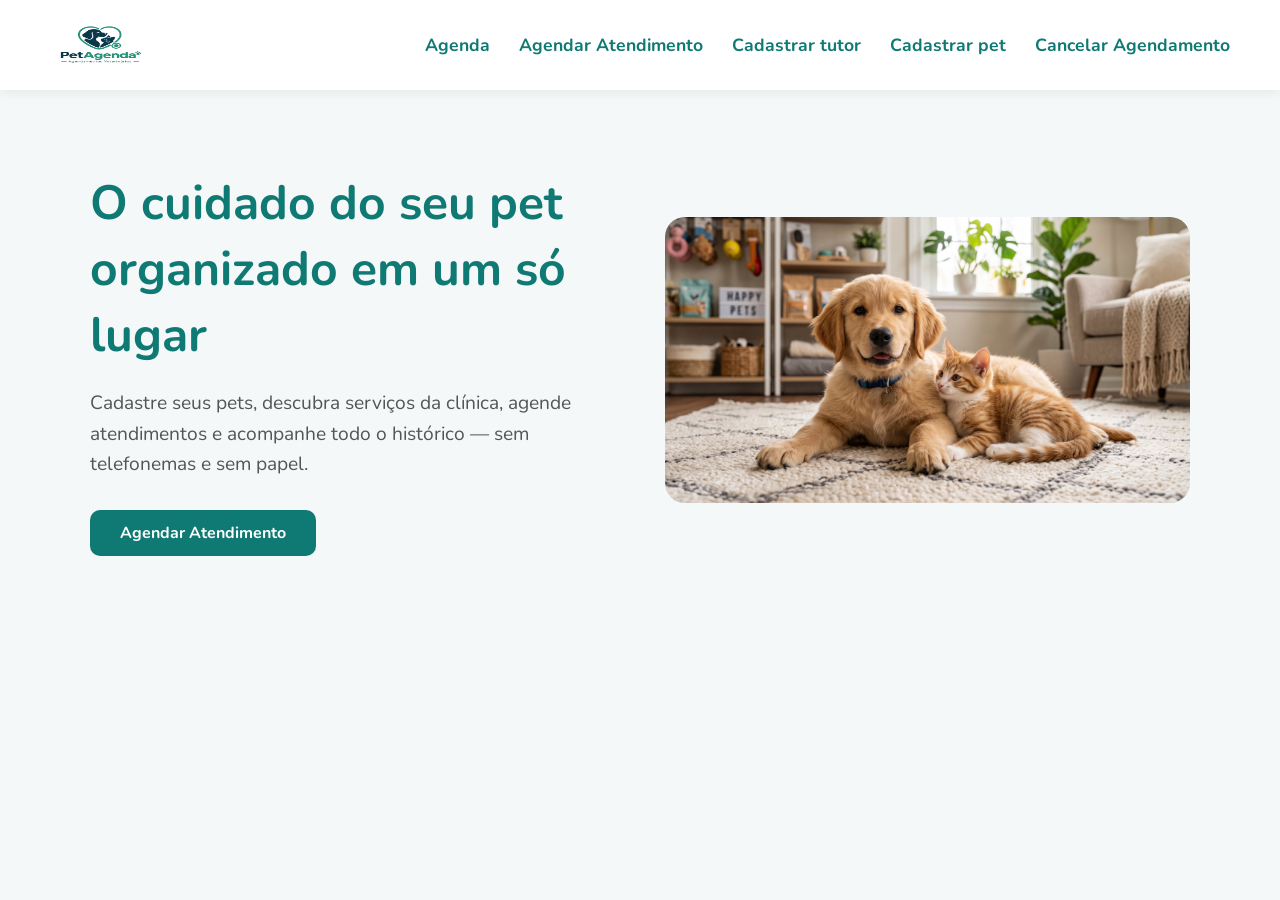
<file: pages/index.html>
<!DOCTYPE html>
<html lang="pt-BR">
<head>
    <meta charset="UTF-8">
    <meta name="viewport" content="width=device-width, initial-scale=1.0">
    <title>Início - PetAgenda</title>
    <link rel="stylesheet" href="../css/style.css">
</head>
<body>
    <header class="site-header">
        <img src="../img/logo.png" alt="PetAgenda" class="logo" width="100" height="150">
        <nav>
            <a href="lista-de-agendamento.html">Agenda</a>
            <a href="Agendar Atendimento.html">Agendar Atendimento</a>
            <a href="cadastro-tutor.html">Cadastrar tutor</a>
            <a href="Cadastro-pet.html">Cadastrar pet</a>
            <a href="cancelar-agendamento.html">Cancelar Agendamento</a>
        </nav>
    </header>

    <main class="hero-container">
        <div class="hero-texto">
            <h1 style="text-align: left;">O cuidado do seu pet organizado em um só lugar</h1>
            <p>Cadastre seus pets, descubra serviços da clínica, agende atendimentos e acompanhe todo o histórico — sem telefonemas e sem papel.</p>
            
            <div class="hero-botoes" style="display: flex; gap: 15px; margin-top: 30px;">
                <a href="Agendar Atendimento.html" class="btn-acao">Agendar Atendimento</a>
            </div>
        </div>

        <div class="hero-imagem">
            <img src="../img/pet-hero.png" alt="Pets Felizes" style="max-width: 100%; border-radius: 20px;">
        </div>
    </main>
</body>
</html>
</file>
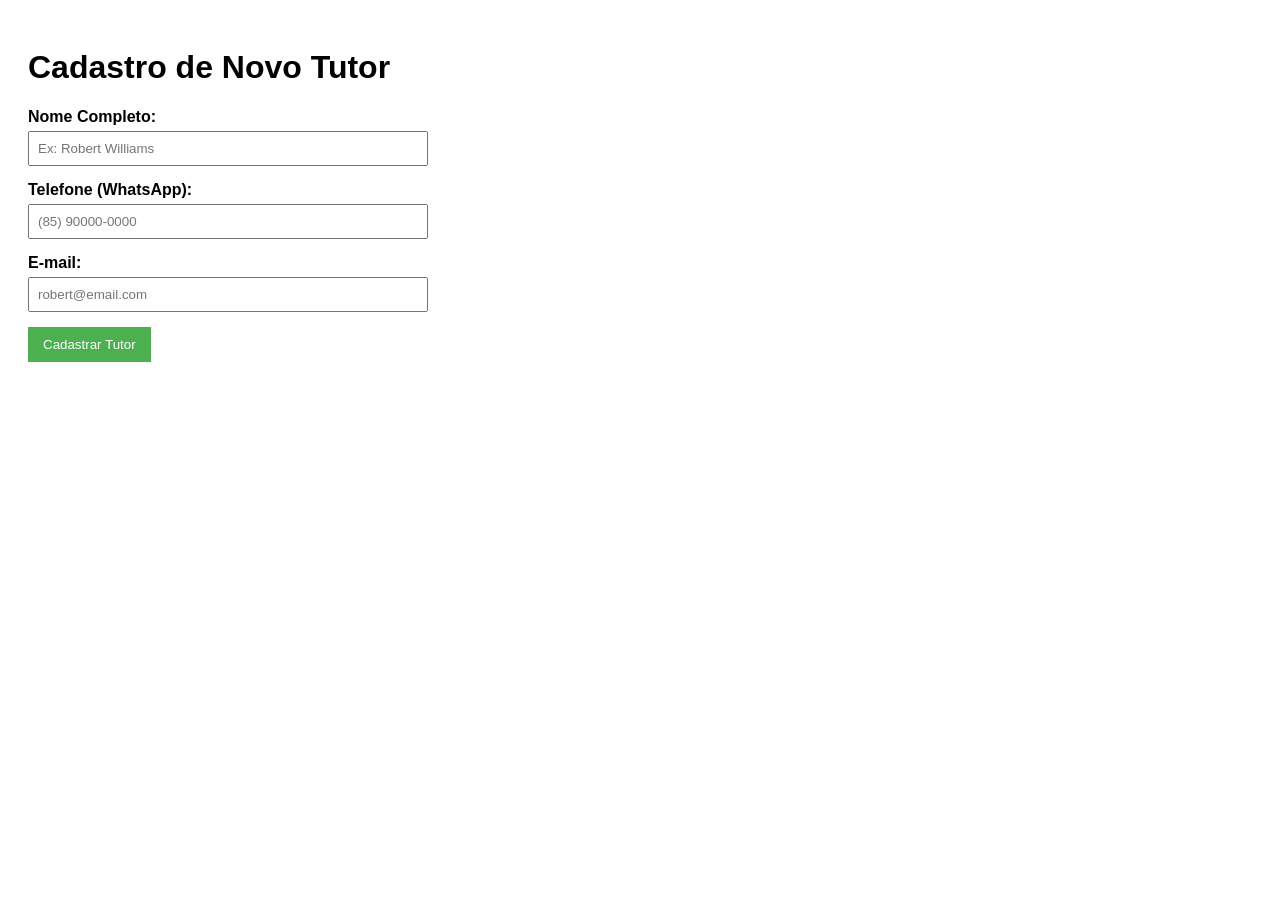
<file: cadastro-tutor.html>
<!DOCTYPE html>
<html lang="pt-BR">
<head>
    <meta charset="UTF-8">
    <meta name="viewport" content="width=device-width, initial-scale=1.0">
    <title>Cadastro de Tutor</title>


    <style>
        body {font-family: sans-serif; padding: 20px; }
        .form-group {margin-bottom:  15px; }
        label {display: block; margin-bottom: 5px; font-weight: bold; }
        input { width: 100%; max-width: 400px; padding: 8px; box-sizing: border-box; }
        button { padding: 10px 15px; background-color: #4CAF50; color: white; border: none; cursor: pointer; }
        button:hover { background-color: #45a049; }
    </style>
</head>
<body>

    <h1>Cadastro de Novo Tutor</h1>

    <form id="formCadastroTutor">
        <div class="form-group">
            <label for="nomeTutor">Nome Completo:</label>
            <input type="text" id="nomeTutor" name="nomeTutor" required placeholder="Ex: Robert Williams">
        </div>

        <div class="form-group">
            <label for="telefoneTutor">Telefone (WhatsApp):</label>
            <input type="tel" id="telefoneTutor" name="telefoneTutor" required placeholder="(85) 90000-0000">
        </div>

        <div class="form-group">
            <label for="emailTutor">E-mail:</label>
            <input type="email" id="emailTutor" name="emailTutor" placeholder="robert@email.com">
        </div>

        <button type="submit">Cadastrar Tutor</button>
    </form>

    <script src="./src/js/cadastro-tutor.js"></script>
    
</body>
</html>
</file>
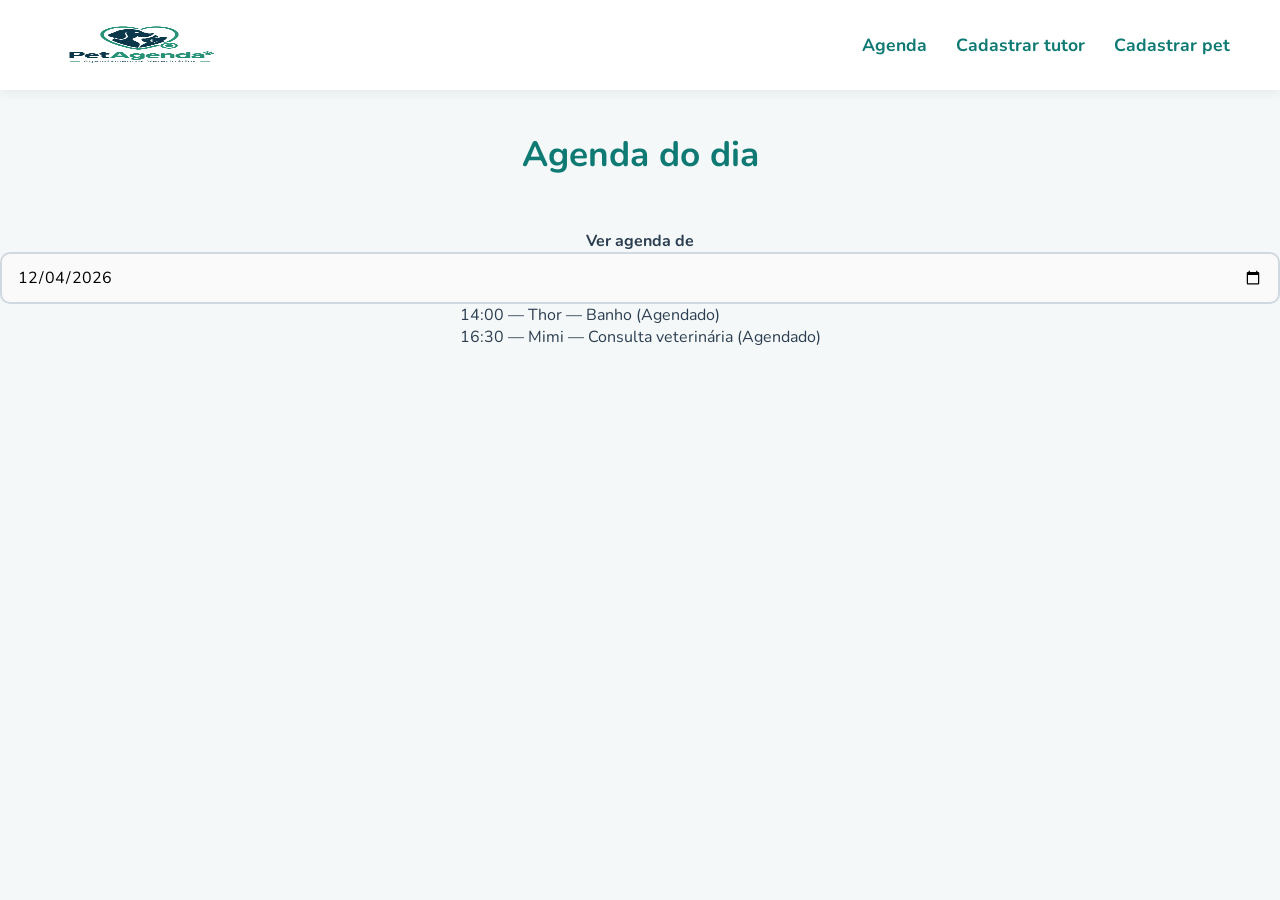
<file: lista-de-agendamento.html>
<!DOCTYPE html>
<html lang="pt-BR">
<head>
    <meta charset="UTF-8">
    <meta name="viewport" content="width=device-width, initial-scale=1.0">
    <title>AgendaVet — Agenda do dia</title>
    <link rel="stylesheet" href="css/style.css">
</head>
<body>

   <header class="site-header">
    <img src="img/logo.png" alt="PetAgenda" class="logo" width="180" height="180">
    <nav>
      <a href="lista de agendamento.html">Agenda</a>
      <a href="pages/cadastro-tutor.html">Cadastrar tutor</a>
      <a href="pages/cadastro-pet.html">Cadastrar pet</a>
    </nav>
  </header>

  <h1>Agenda do dia</h1> <br>

  <label for="filtro-data">Ver agenda de</label>
  <input type="date" id="filtro-data">

  <div id="lista-agenda"></div>

  <script src="src/js/storage.js"></script>
<script src="src/js/dashboard.js"></script>

</body>
</html>
</file>
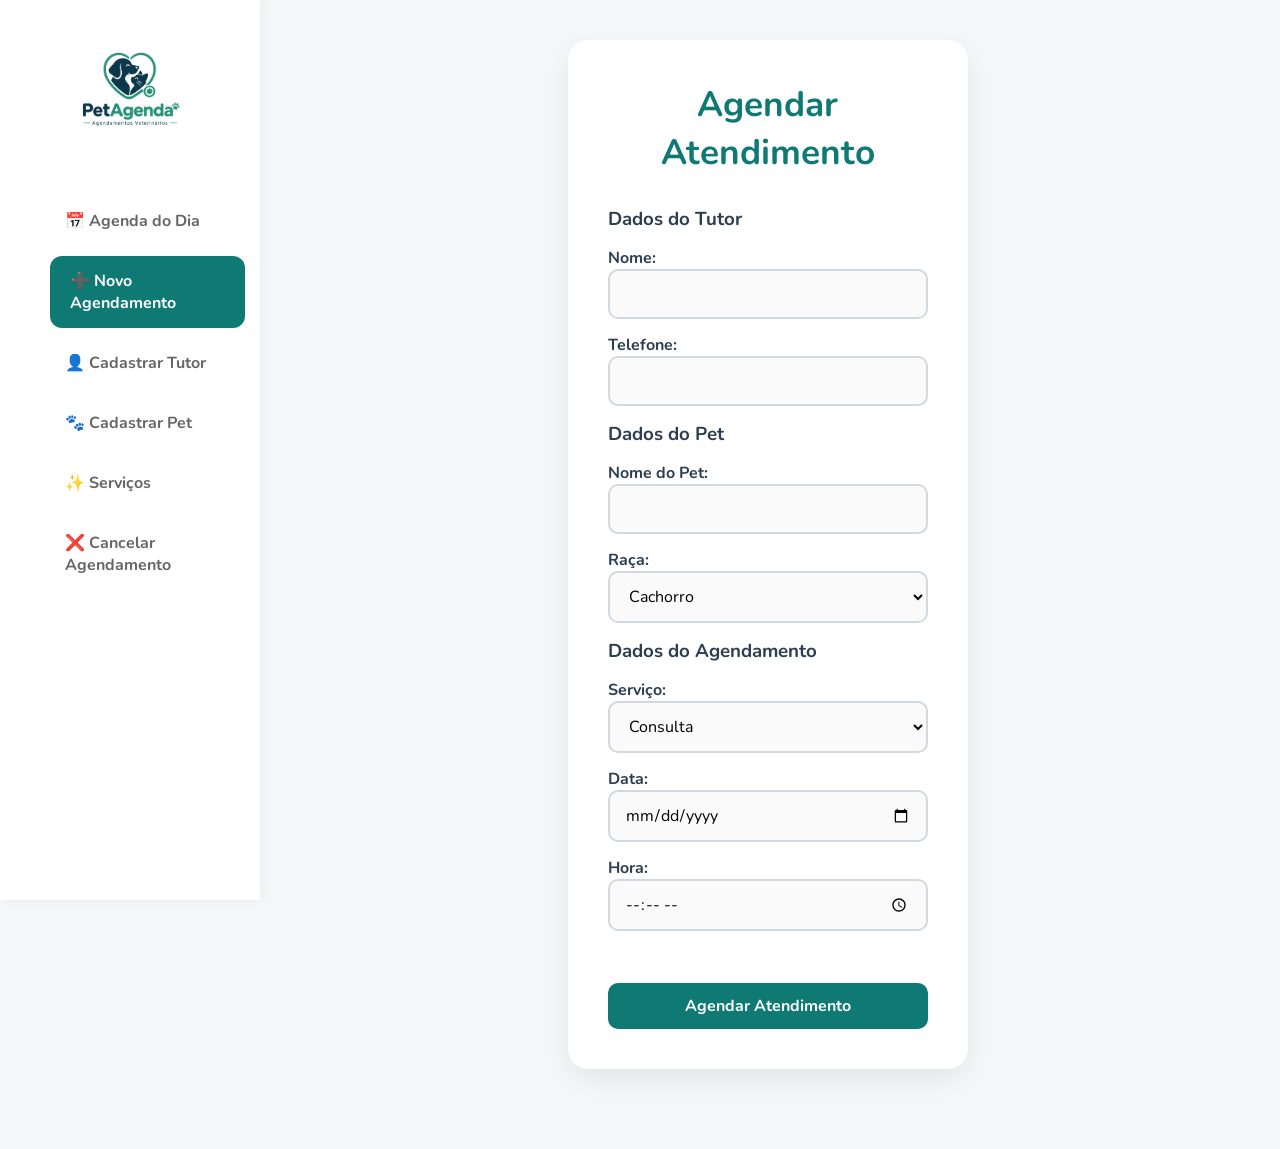
<file: pages/Agendar Atendimento.html>
<!DOCTYPE html>
<html lang="pt-BR">
<head>
    <meta charset="UTF-8">
    <meta name="viewport" content="width=device-width, initial-scale=1.0">
    <title>Agendar Atendimento - PetAgenda</title>
    <link rel="stylesheet" href="../css/style.css">
</head>
<body>
    <div class="dashboard-layout">

    <!-- 1. BARRA LATERAL FIXA -->
    <aside class="sidebar">
        <div class="logo-container">
            <img src="../img/logo.png" alt="PetAgenda" class="logo" width="120">
        </div>
        <nav class="menu-lateral">
            <a href="lista-de-agendamento.html" >📅 Agenda do Dia</a>
            <a href="Agendar Atendimento.html" class="ativo">➕ Novo Agendamento</a>
            <a href="cadastro-tutor.html">👤 Cadastrar Tutor</a>
            <a href="Cadastro-pet.html">🐾 Cadastrar Pet</a>
            <a href="servicos.html">✨ Serviços</a>
            <a href="cancelar-agendamento.html">❌ Cancelar Agendamento</a>
        </nav>
    </aside>

    <!-- 2. CONTEÚDO PRINCIPAL (A TUA AGENDA) -->
    <div class="conteudo-principal">
        
        <!-- A tua caixa branca da agenda entra AQUI -->
        <main class="container">
        <h1>Agendar Atendimento</h1>

        <form id="form-agendamento">
            <h3>Dados do Tutor</h3>
            <div>
                <label for="tutor-nome">Nome:</label>
                <input type="text" id="tutor-nome" required>
            </div>
            <div>
                <label for="tutor-telefone">Telefone:</label>
                <input type="tel" id="tutor-telefone">
            </div>

            <h3>Dados do Pet</h3>
            <div>
                <label for="pet-nome">Nome do Pet:</label>
                <input type="text" id="pet-nome" required>
            </div>
            <div>
                <label for="pet-raca">Raça:</label>
                <select id="pet-raca">
                    <option value="Cachorro">Cachorro</option>
                    <option value="Gato">Gato</option>
                    <option value="Outro">Outro</option>
                </select>
            </div>

            <h3>Dados do Agendamento</h3>
            <div>
                <label for="agendamento-servico">Serviço:</label>
                <select id="agendamento-servico" required>
                    <option value="Consulta">Consulta</option>
                    <option value="Banho">Banho</option>
                    <option value="Tosa">Tosa</option>
                    <option value="Vacinação">Vacinação</option>
                </select>
            </div>
            <div>
                <label for="agendamento-data">Data:</label>
                <input type="date" id="agendamento-data" required>
            </div>
            <div>
                <label for="agendamento-hora">Hora:</label>
                <input type="time" id="agendamento-hora" required>
            </div>

            <br>
            <button type="submit">Agendar Atendimento</button>
        </form>
    </main>

    <script src="../src/js/Agendar Atendimento.js"></script>
</body>
</html>
</file>
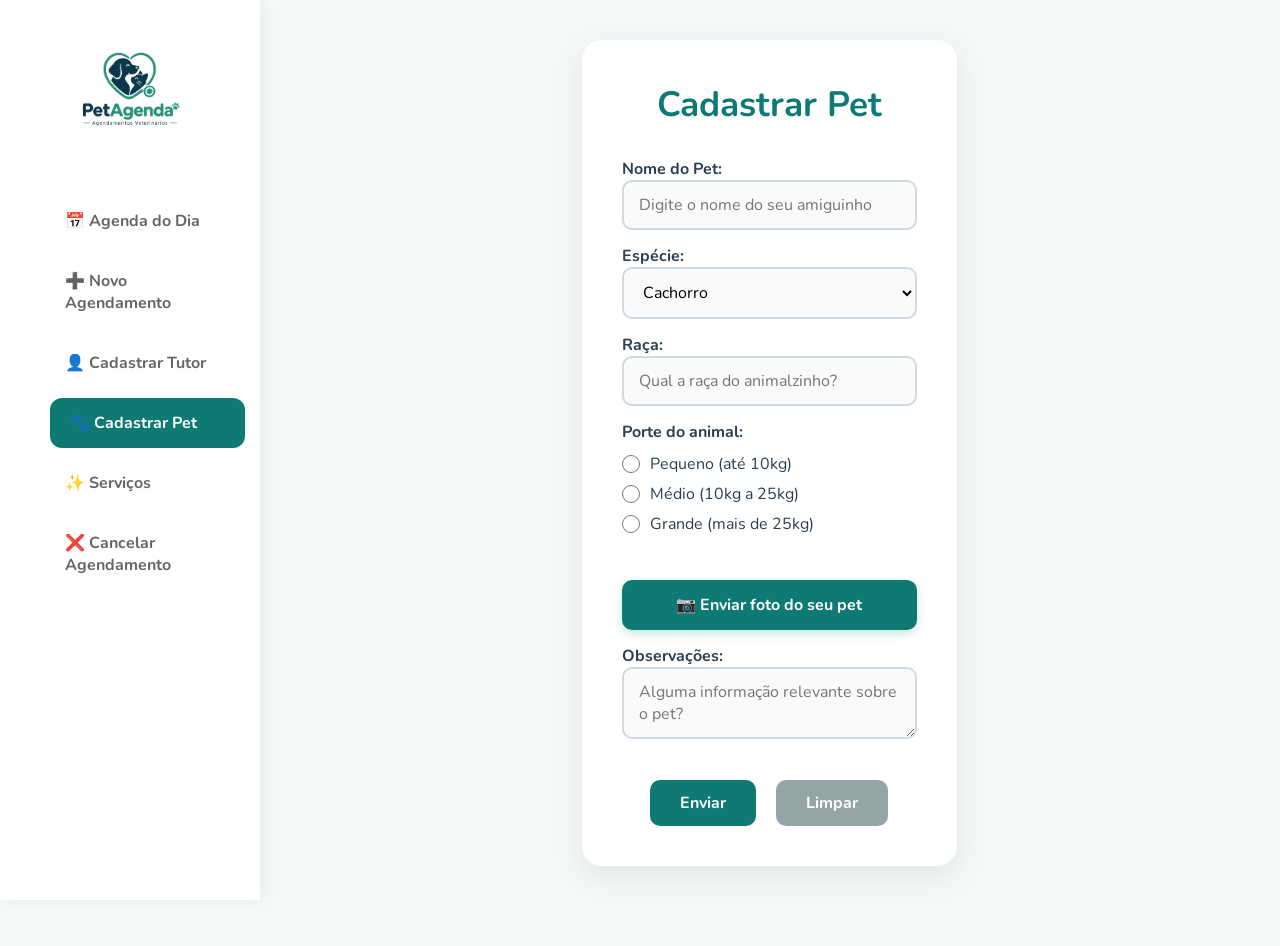
<file: pages/cadastro-pet.html>
<!DOCTYPE html>
<html lang="pt-BR">
<head>
    <meta charset="UTF-8">
    <meta name="viewport" content="width=device-width, initial-scale=1.0">
    <title>Cadastrar Pet - PetAgenda</title>
    <link rel="stylesheet" href="../css/style.css">
</head>
<body>

    <div class="dashboard-layout">

    <!-- 1. BARRA LATERAL FIXA -->
    <aside class="sidebar">
        <div class="logo-container">
            <img src="../img/logo.png" alt="PetAgenda" class="logo" width="120">
        </div>
        <nav class="menu-lateral">
            <a href="lista-de-agendamento.html">📅 Agenda do Dia</a>
            <a href="Agendar Atendimento.html">➕ Novo Agendamento</a>
            <a href="cadastro-tutor.html">👤 Cadastrar Tutor</a>
            <a href="Cadastro-pet.html" class="ativo">🐾 Cadastrar Pet</a>
            <a href="servicos.html" >✨ Serviços</a>
            <a href="cancelar-agendamento.html">❌ Cancelar Agendamento</a>
        </nav>
    </aside>

    <!-- 2. CONTEÚDO PRINCIPAL (A TUA AGENDA) -->
    <div class="conteudo-principal">
        
        <!-- A tua caixa branca da agenda entra AQUI -->
        <main class="container">
        <h1>Cadastrar Pet</h1>

        <form id="form-cadastrar-pet">
            <div>
                <label for="nome-pet">Nome do Pet:</label>
                <input type="text" id="nome-pet" placeholder="Digite o nome do seu amiguinho" required>
            </div>

            <div>
                <label for="tipo-animal">Espécie:</label>
                <select id="tipo-animal">
                    <option value="cachorro">Cachorro</option>
                    <option value="gato">Gato</option>
                    <option value="outro">Outro</option>
                </select>
            </div>

            <div>
                <label for="raca-pet">Raça:</label>
                <input type="text" id="raca-pet" placeholder="Qual a raça do animalzinho?">
            </div>

            <div class="grupo-porte">
                <label>Porte do animal:</label>
                <div class="opcoes-radio">
                    <label><input type="radio" name="porte" value="pequeno"> Pequeno (até 10kg)</label>
                    <label><input type="radio" name="porte" value="medio"> Médio (10kg a 25kg)</label>
                    <label><input type="radio" name="porte" value="grande"> Grande (mais de 25kg)</label>
                </div>
            </div>

            <div>
                <label for="foto-pet" class="label-foto">📷 Enviar foto do seu pet</label>
                <input type="file" id="foto-pet" accept="image/*">
            </div>

            <div>
                <label for="observacoes">Observações:</label>
                <textarea id="observacoes" placeholder="Alguma informação relevante sobre o pet?"></textarea>
            </div>

            <div class="botoes">
                <button type="submit">Enviar</button>
                <button type="reset">Limpar</button>
            </div>
        </form>
    </main>

    <script src="../src/js/cadastro-pet.js"></script>
</body>
</html>
</file>
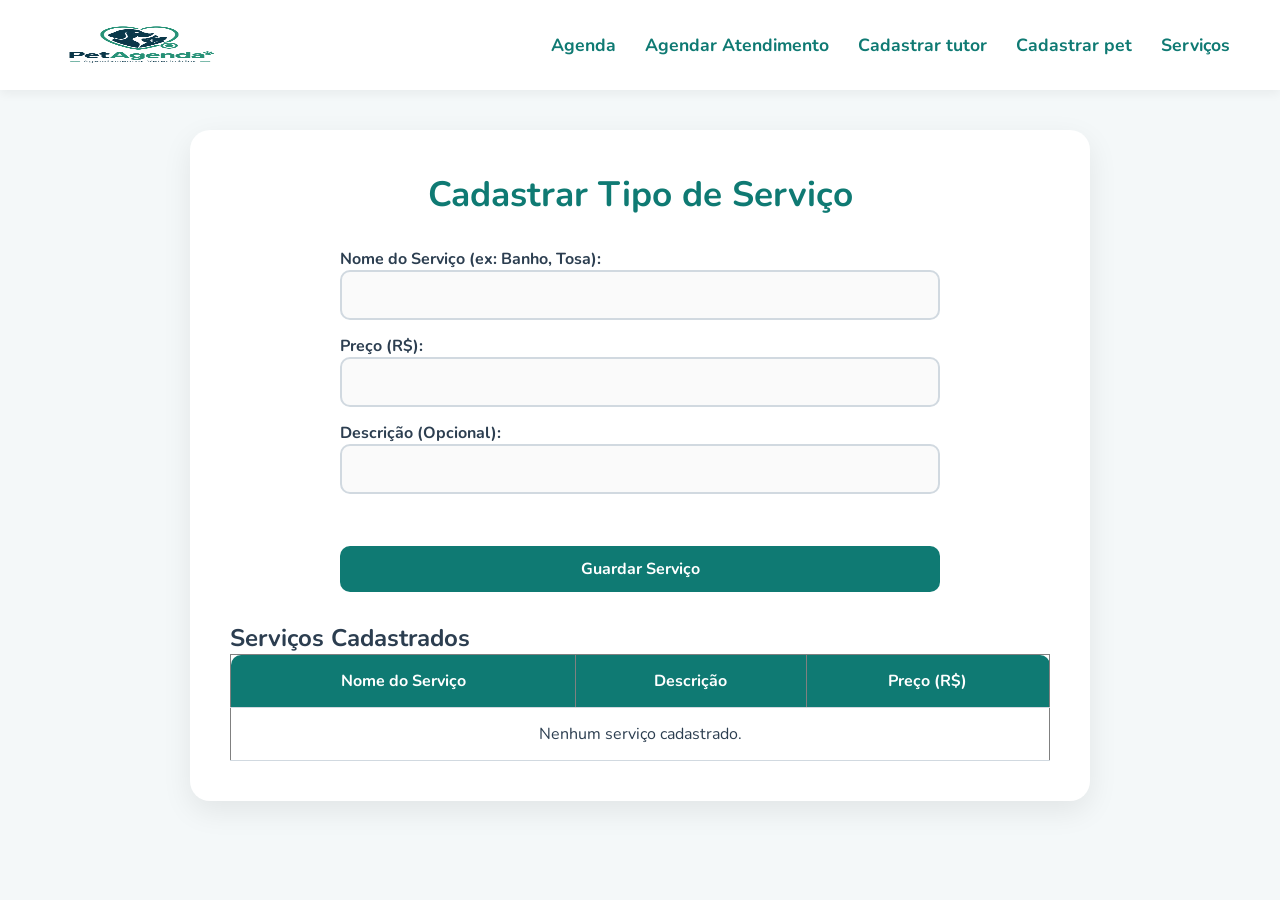
<file: pages/cadastro-servico.html>
<!DOCTYPE html>
<html lang="pt-BR">
<head>
    <meta charset="UTF-8">
    <meta name="viewport" content="width=device-width, initial-scale=1.0">
    <title>Cadastrar Serviço - PetAgenda</title>
    <link rel="stylesheet" href="../css/style.css">
</head>
<body>
    <header class="site-header">
        <img src="../img/logo.png" alt="PetAgenda" class="logo" width="180" height="180">
        <nav>
            <a href="lista-de-agendamento.html">Agenda</a>
            <a href="Agendar Atendimento.html">Agendar Atendimento</a>
            <a href="cadastro-tutor.html">Cadastrar tutor</a>
            <a href="cadastro-pet.html">Cadastrar pet</a>
            <a href="cadastro-servico.html">Serviços</a>
        </nav>
    </header>

    <main class="container">
        <h1>Cadastrar Tipo de Serviço</h1>

        <!-- Formulário de Cadastro -->
        <form id="form-servico" style="margin-bottom: 30px;">
            <div>
                <label for="servico-nome">Nome do Serviço (ex: Banho, Tosa):</label>
                <input type="text" id="servico-nome" required>
            </div>
            <div>
                <label for="servico-preco">Preço (R$):</label>
                <input type="number" id="servico-preco" step="0.01" min="0" required>
            </div>
            <div>
                <label for="servico-descricao">Descrição (Opcional):</label>
                <input type="text" id="servico-descricao">
            </div>
            <br>
            <button type="submit">Guardar Serviço</button>
        </form>

        <h2>Serviços Cadastrados</h2>
        
        <!-- Tabela de Serviços -->
        <table border="1" style="width: 100%; border-collapse: collapse;">
            <thead>
                <tr>
                    <th>Nome do Serviço</th>
                    <th>Descrição</th>
                    <th>Preço (R$)</th>
                </tr>
            </thead>
            <tbody id="tabela-servicos">
                <!-- Os serviços aparecerão aqui -->
            </tbody>
        </table>
    </main>

    <script src="../src/js/cadastro-servico.js"></script>
</body>
</html>
</file>
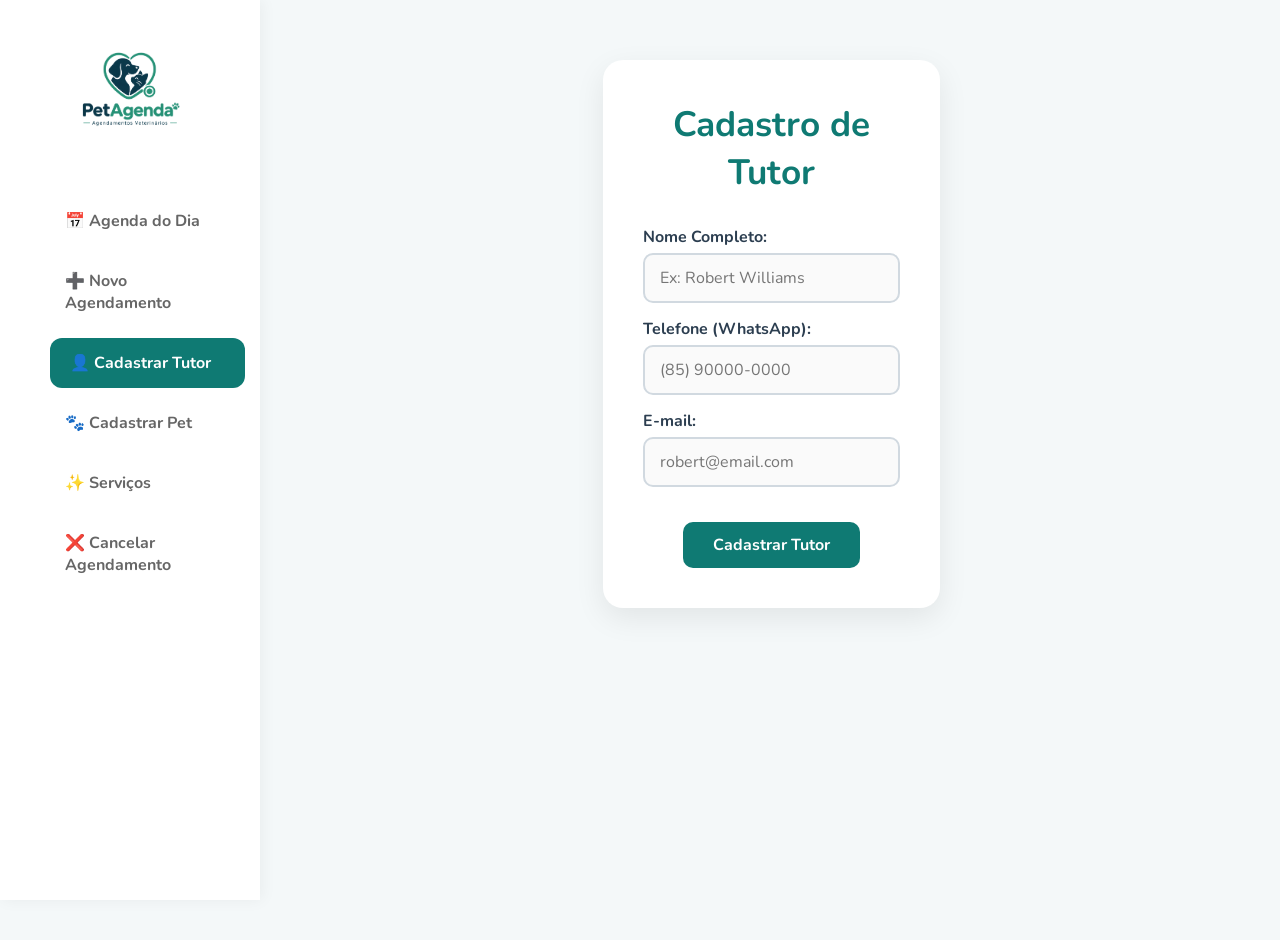
<file: pages/cadastro-tutor.html>
<!DOCTYPE html>
<html lang="pt-BR">
<head>
    <meta charset="UTF-8">
    <meta name="viewport" content="width=device-width, initial-scale=1.0">
    <title>Cadastro de Tutor</title>


    <style>
        body {font-family: sans-serif; padding: 20px; }
        .form-group {margin-bottom:  15px; }
        label {display: block; margin-bottom: 5px; font-weight: bold; }
        input { width: 100%; max-width: 400px; padding: 8px; box-sizing: border-box; }
        button { padding: 10px 15px; background-color: #4CAF50; color: white; border: none; cursor: pointer; }
        button:hover { background-color: #45a049; }
    </style>
    <link rel="stylesheet" href="../css/style.css">
</head>
<body>

      <div class="dashboard-layout">

    <!-- 1. BARRA LATERAL FIXA -->
    <aside class="sidebar">
        <div class="logo-container">
            <img src="../img/logo.png" alt="PetAgenda" class="logo" width="120">
        </div>
        <nav class="menu-lateral">
            <a href="lista-de-agendamento.html" >📅 Agenda do Dia</a>
            <a href="Agendar Atendimento.html">➕ Novo Agendamento</a>
            <a href="cadastro-tutor.html" class="ativo">👤 Cadastrar Tutor</a>
            <a href="Cadastro-pet.html">🐾 Cadastrar Pet</a>
            <a href="servicos.html">✨ Serviços</a>
            <a href="cancelar-agendamento.html">❌ Cancelar Agendamento</a>
        </nav>
    </aside>

    <!-- 2. CONTEÚDO PRINCIPAL (A TUA AGENDA) -->
    <div class="conteudo-principal">
        
        <!-- A tua caixa branca da agenda entra AQUI -->
        <main class="container">
    <h1>Cadastro de Tutor</h1>

    <form id="form-cadastrar-tutor">
        <div>
            <label for="nome-tutor">Nome Completo:</label>
            <input type="text" id="nome-tutor" placeholder="Ex: Robert Williams" required>
        </div>

        <div>
            <label for="telefone-tutor">Telefone (WhatsApp):</label>
            <input type="tel" id="telefone-tutor" placeholder="(85) 90000-0000" required>
        </div>

        <div>
            <label for="email-tutor">E-mail:</label>
            <input type="email" id="email-tutor" placeholder="robert@email.com" required>
        </div>

        <div class="botoes">
            <button type="submit">Cadastrar Tutor</button>
        </div>
    </form>
</main>

<script src="../src/js/cadastro-tutor.js"></script>
    
</body>
</html>
</file>
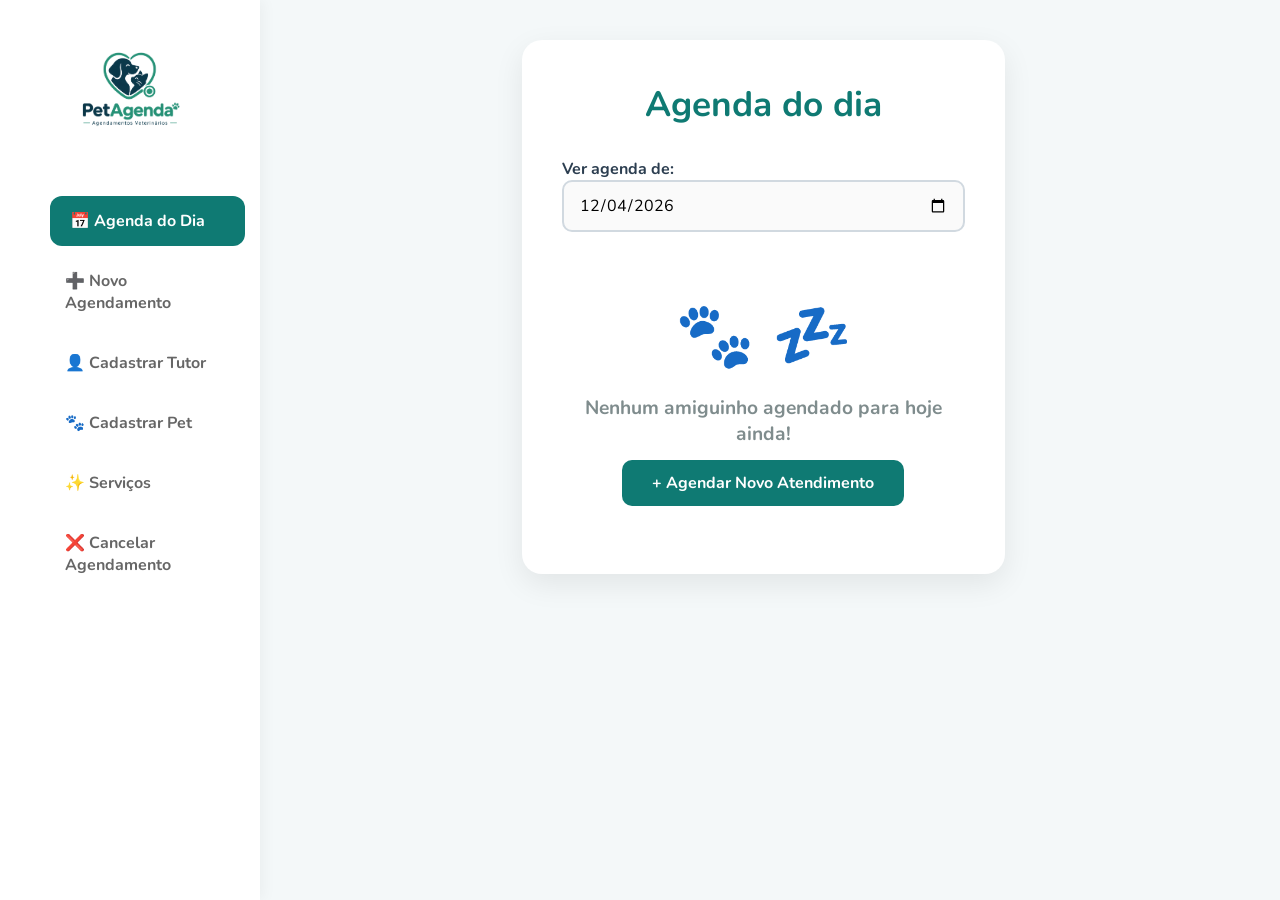
<file: pages/lista-de-agendamento.html>
<!DOCTYPE html>
<html lang="pt-BR">
<head>
    <meta charset="UTF-8">
    <meta name="viewport" content="width=device-width, initial-scale=1.0">
    <title>AgendaVet — Agenda do dia</title>
    <link rel="stylesheet" href="../css/style.css">
</head>
<body>

   <div class="dashboard-layout">

        <!-- 1. BARRA LATERAL -->
        <aside class="sidebar">
            <div class="logo-container">
                <img src="../img/logo.png" alt="PetAgenda" class="logo" width="120">
            </div>
            <nav class="menu-lateral">
                <!-- Retirámos o "Início" daqui para fazer sentido -->
                <a href="lista-de-agendamento.html" class="ativo">📅 Agenda do Dia</a>
                <a href="Agendar Atendimento.html">➕ Novo Agendamento</a>
                <a href="cadastro-tutor.html">👤 Cadastrar Tutor</a>
                <a href="Cadastro-pet.html">🐾 Cadastrar Pet</a>
                <a href="servicos.html">✨ Serviços</a>
                <a href="cancelar-agendamento.html">❌ Cancelar Agendamento</a>
            </nav>
        </aside>

        <!-- 2. ÁREA DE CONTEÚDO PRINCIPAL -->
        <div class="conteudo-principal">
            
            <!-- COLA AQUI O CONTEÚDO DA PÁGINA (ex: a tua main class="container" da Agenda) -->
            <main class="container">
                <h1>Agenda do dia</h1>
    
    <div class="filtro-container" style="margin-bottom: 20px;">
        <label for="filtro-data">Ver agenda de:</label>
        <input type="date" id="filtro-data">
    </div>

    <table>
        <thead>
            <tr>
                <th>Tutor</th>
                <th>Pet</th>
                <th>Serviço</th>
                <th>Data</th>
                <th>Hora</th>
                <th>Status</th>
            </tr>
        </thead>
        <tbody id="corpo-tabela-agenda">
        </tbody>
    </table>

    <div class="estado-vazio" style="display: none;">
        <span>🐾 💤</span>
        <p>Nenhum amiguinho agendado para hoje ainda!</p>
        <a href="Agendar Atendimento.html" class="btn-acao">+ Agendar Novo Atendimento</a>
    </div>
</main>

    <script src="../src/js/lista-de-agendamento.js"></script>

  

</body>
</html>
</file>
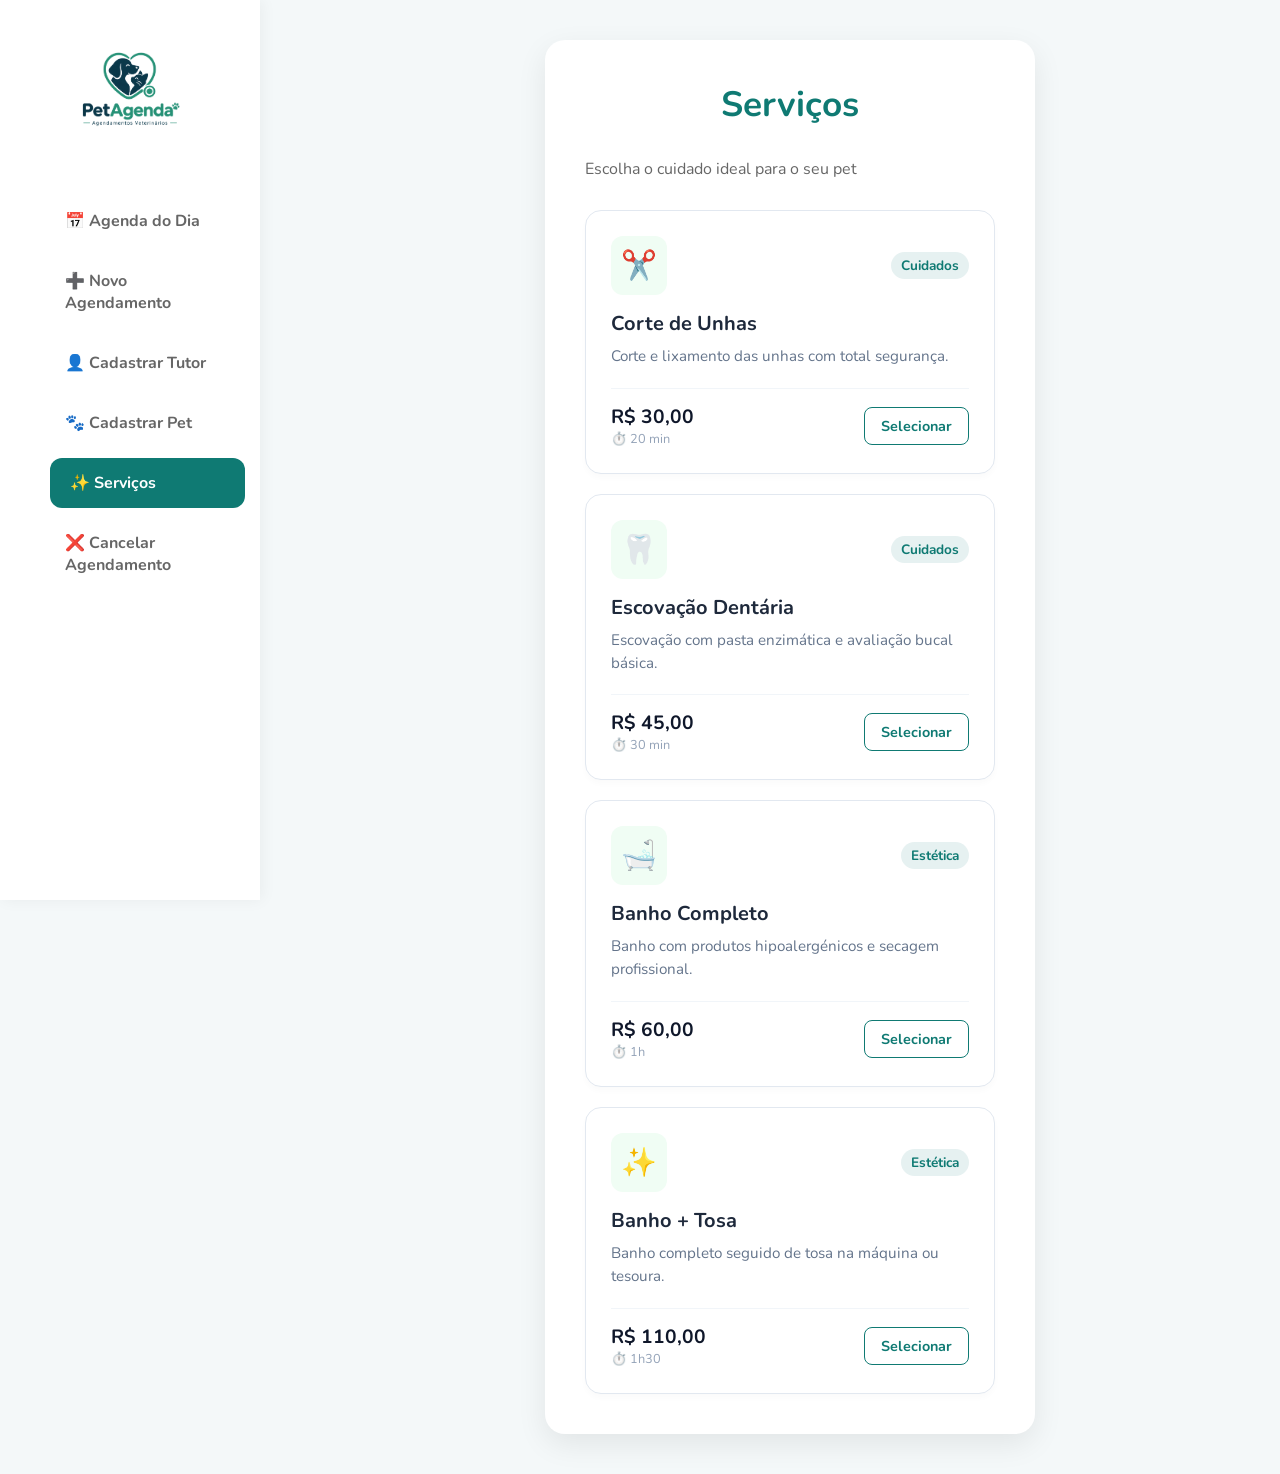
<file: pages/servicos.html>
<!DOCTYPE html>
<html lang="pt-BR">
<head>
    <meta charset="UTF-8">
    <meta name="viewport" content="width=device-width, initial-scale=1.0">
    <title>Serviços - PetAgenda</title>
    <link rel="stylesheet" href="../css/style.css">
</head>
<body>

<div class="dashboard-layout">

    <!-- 1. BARRA LATERAL FIXA -->
    <aside class="sidebar">
        <div class="logo-container">
            <img src="../img/logo.png" alt="PetAgenda" class="logo" width="120">
        </div>
        <nav class="menu-lateral">
            <a href="lista-de-agendamento.html">📅 Agenda do Dia</a>
            <a href="Agendar Atendimento.html">➕ Novo Agendamento</a>
            <a href="cadastro-tutor.html">👤 Cadastrar Tutor</a>
            <a href="Cadastro-pet.html">🐾 Cadastrar Pet</a>
            <a href="servicos.html" class="ativo">✨ Serviços</a>
            <a href="cancelar-agendamento.html" >❌ Cancelar Agendamento</a>
        </nav>
    </aside>

    <!-- 2. CONTEÚDO PRINCIPAL -->
    <div class="conteudo-principal">
        
        <main class="container" style="max-width: 1000px; margin: 0 auto;">
            <div style="margin-bottom: 30px;">
                <h1>Serviços</h1>
                <p style="color: #666;">Escolha o cuidado ideal para o seu pet</p>
            </div>

            <!-- GRELHA DE CARTÕES DE SERVIÇOS -->
            <div class="grid-servicos">
                
                <!-- Cartão 1 -->
                <div class="card-servico">
                    <div class="card-topo">
                        <span class="icone-servico">✂️</span>
                        <span class="categoria-servico">Cuidados</span>
                    </div>
                    <h3>Corte de Unhas</h3>
                    <p>Corte e lixamento das unhas com total segurança.</p>
                    <div class="card-rodape">
                        <div>
                            <span class="preco">R$ 30,00</span>
                            <span class="tempo">⏱️ 20 min</span>
                        </div>
                        <a href="Agendar Atendimento.html" class="btn-selecionar">Selecionar</a>
                    </div>
                </div>

                <!-- Cartão 2 -->
                <div class="card-servico">
                    <div class="card-topo">
                        <span class="icone-servico">🦷</span>
                        <span class="categoria-servico">Cuidados</span>
                    </div>
                    <h3>Escovação Dentária</h3>
                    <p>Escovação com pasta enzimática e avaliação bucal básica.</p>
                    <div class="card-rodape">
                        <div>
                            <span class="preco">R$ 45,00</span>
                            <span class="tempo">⏱️ 30 min</span>
                        </div>
                        <a href="Agendar Atendimento.html" class="btn-selecionar">Selecionar</a>
                    </div>
                </div>

                <!-- Cartão 3 -->
                <div class="card-servico">
                    <div class="card-topo">
                        <span class="icone-servico">🛁</span>
                        <span class="categoria-servico">Estética</span>
                    </div>
                    <h3>Banho Completo</h3>
                    <p>Banho com produtos hipoalergénicos e secagem profissional.</p>
                    <div class="card-rodape">
                        <div>
                            <span class="preco">R$ 60,00</span>
                            <span class="tempo">⏱️ 1h</span>
                        </div>
                        <a href="Agendar Atendimento.html" class="btn-selecionar">Selecionar</a>
                    </div>
                </div>

                <!-- Cartão 4 -->
                <div class="card-servico">
                    <div class="card-topo">
                        <span class="icone-servico">✨</span>
                        <span class="categoria-servico">Estética</span>
                    </div>
                    <h3>Banho + Tosa</h3>
                    <p>Banho completo seguido de tosa na máquina ou tesoura.</p>
                    <div class="card-rodape">
                        <div>
                            <span class="preco">R$ 110,00</span>
                            <span class="tempo">⏱️ 1h30</span>
                        </div>
                        <a href="Agendar Atendimento.html" class="btn-selecionar">Selecionar</a>
                    </div>
                </div>

            </div>
        </main>

    </div>

</div>

</body>
</html>
</file>
<file: css/style.css>
@import url('https://fonts.googleapis.com/css2?family=Nunito:wght@400;700&display=swap');

* {
    margin: 0;
    padding: 0;
    box-sizing: border-box;
    font-family: 'Nunito', 'Roboto', Arial, sans-serif;
}

:root {
    --cor-primaria: #0F7A73;
    --cor-secundaria: #18A098;
    --cor-fundo-site: #F4F8F9;
    --cor-fundo-caixa: #FFFFFF;
    --cor-texto: #2C3E50;
    --cor-borda: #D1D9E0;
}

body {
    background-color: var(--cor-fundo-site);
    color: var(--cor-texto);
    min-height: 100vh;
    display: flex;
    flex-direction: column;
    align-items: center;
}

/* --- CABEÇALHO (LOGO E MENU) --- */
header {
    width: 100%;
    background-color: var(--cor-fundo-caixa);
    box-shadow: 0 4px 10px rgba(0,0,0,0.05);
    display: flex;
    justify-content: space-between; /* Empurra logo para esquerda e menu para direita */
    align-items: center;
    padding: 15px 50px;
    margin-bottom: 40px;
}

header img {
    height: 60px; /* Ajusta a altura da tua logo */
}

nav a {
    color: var(--cor-primaria);
    text-decoration: none;
    font-weight: bold;
    margin-left: 25px;
    font-size: 1.1rem;
    transition: 0.3s;
}

nav a:hover {
    color: var(--cor-secundaria);
}

/* --- CAIXA CENTRAL UNIFICADA --- */
.container {
    background-color: var(--cor-fundo-caixa);
    width: 90%;
    max-width: 900px;
    padding: 40px;
    border-radius: 20px;
    box-shadow: 0 10px 30px rgba(0, 0, 0, 0.08);
    margin-bottom: 40px;
}

h1 {
    font-size: 2.2rem;
    text-align: center;
    color: var(--cor-primaria);
    margin-bottom: 30px;
}

/* --- FORMULÁRIOS --- */
form {
    display: flex;
    flex-direction: column;
    gap: 15px;
    max-width: 600px;
    margin: 0 auto; /* Centraliza o form dentro da caixa */
}

label {
    font-weight: bold;
    color: var(--cor-texto);
}

input, textarea, select {
    width: 100%;
    padding: 12px 15px;
    border: 2px solid var(--cor-borda);
    border-radius: 10px;
    font-size: 1rem;
    background-color: #FAFAFA;
    transition: 0.3s;
}

input:focus, textarea:focus, select:focus {
    outline: none;
    border-color: var(--cor-primaria);
    background-color: #FFFFFF;
}

/* --- BOTÕES --- */
.botoes {
    display: flex;
    justify-content: center;
    gap: 20px;
    margin-top: 20px;
}

button, .btn-acao, .enviar_foto {
    padding: 12px 30px;
    color: #FFFFFF;
    background-color: var(--cor-primaria);
    border: none;
    border-radius: 10px;
    cursor: pointer;
    font-weight: bold;
    font-size: 1rem;
    transition: 0.3s;
    text-decoration: none;
    text-align: center;
}

button:hover, .btn-acao:hover, .enviar_foto:hover {
    background-color: var(--cor-secundaria);
    transform: translateY(-2px);
}

button[type="reset"] { background-color: #95A5A6; }
button[type="reset"]:hover { background-color: #7F8C8D; }

input[type="file"] { display: none; }

/* --- TABELAS --- */
.filtro-agenda {
    display: flex;
    flex-direction: column;
    align-items: center;
    margin-bottom: 30px;
}

.filtro-agenda input {
    width: 250px;
    text-align: center;
}

table {
    width: 100%;
    border-collapse: collapse;
}

th, td {
    padding: 15px;
    text-align: center;
    border-bottom: 1px solid var(--cor-borda);
}

th {
    background-color: var(--cor-primaria);
    color: #FFFFFF;
    font-weight: bold;
}

th:first-child { border-top-left-radius: 10px; }
th:last-child { border-top-right-radius: 10px; }
tr:nth-child(even) { background-color: #F8F9F9; }
tr:hover { background-color: #E8F1F1; }

/* --- ESTADO VAZIO DA AGENDA --- */
.estado-vazio {
    text-align: center;
    padding: 40px 20px;
}

.estado-vazio span {
    font-size: 4rem;
    display: block;
    margin-bottom: 15px;
}

.estado-vazio p {
    font-size: 1.2rem;
    margin-bottom: 25px;
    color: #7F8C8D;
    font-weight: bold;
}

/* --- PÁGINA INICIAL (HERO SECTION) --- */
.hero-container {
    display: flex;
    align-items: center;
    justify-content: space-between;
    width: 90%;
    max-width: 1100px;
    margin: 40px auto; /* Centraliza a caixa na tela */
    gap: 50px; /* Espaço entre o texto e a foto */
}

.hero-texto {
    flex: 1; /* Ocupa metade do espaço */
}

.hero-texto h1 {
    font-size: 3rem;
    color: var(--cor-primaria);
    margin-bottom: 20px;
}

.hero-texto p {
    font-size: 1.2rem;
    color: #555;
    line-height: 1.6;
}

.hero-imagem {
    flex: 1; /* Ocupa a outra metade */
    text-align: center;
}

/* Botão secundário vazado (com borda) */
.btn-secundario {
    padding: 12px 30px;
    color: var(--cor-primaria);
    background-color: transparent;
    border: 2px solid var(--cor-primaria);
    border-radius: 10px;
    font-weight: bold;
    font-size: 1rem;
    text-decoration: none;
    transition: 0.3s;
}

.btn-secundario:hover {
    background-color: var(--cor-primaria);
    color: #FFFFFF;
}

/* Responsividade: Empilha tudo no celular */
@media (max-width: 768px) {
    .hero-container {
        flex-direction: column;
        text-align: center;
    }
    .hero-texto h1 {
        text-align: center !important;
    }
    .hero-botoes {
        justify-content: center;
    }
}

/* --- AJUSTE DIRETO DO BOTÃO DE FOTO E RADIOS --- */
.label-foto {
    display: flex !important;
    align-items: center;
    justify-content: center;
    gap: 10px;
    background-color: var(--cor-primaria) !important;
    color: #FFFFFF !important;
    padding: 14px 20px;
    border-radius: 10px;
    cursor: pointer;
    font-weight: bold;
    font-size: 1rem;
    transition: 0.3s;
    margin-top: 15px;
    box-shadow: 0 4px 10px rgba(15, 122, 115, 0.2);
}

.label-foto:hover {
    background-color: var(--cor-secundaria) !important;
    transform: translateY(-2px);
}

.grupo-porte {
    display: flex;
    flex-direction: column;
    gap: 10px;
    margin-bottom: 15px;
}

.opcoes-radio {
    display: flex;
    flex-direction: column;
    gap: 8px;
}

.opcoes-radio label {
    display: flex;
    align-items: center;
    gap: 10px;
    font-weight: normal;
    cursor: pointer;
}

.opcoes-radio input[type="radio"] {
    width: 18px;
    height: 18px;
    cursor: pointer;
}

/* =========================================
   NOVO LAYOUT DASHBOARD (SIDEBAR + CONTEÚDO)
   ========================================= */

.dashboard-layout {
    display: flex;
    min-height: 100vh;
    background-color: var(--cor-fundo-site);
}

/* --- SIDEBAR FIXA À ESQUERDA --- */
.sidebar {
    width: 260px;
    background-color: #FFFFFF;
    position: fixed; /* Prende a barra na lateral */
    top: 0;
    left: 0;
    height: 100vh;
    padding: 30px 20px;
    box-shadow: 2px 0 15px rgba(0, 0, 0, 0.05); /* Sombra suave para a direita */
    display: flex;
    flex-direction: column;
    z-index: 100;
}

.logo-container {
    text-align: center;
    margin-bottom: 40px;
}

/* --- MENU LATERAL --- */
.menu-lateral {
    display: flex;
    flex-direction: column;
    gap: 10px; /* Espaço entre os botões */
}

.menu-lateral a {
    text-decoration: none;
    color: #666;
    font-weight: bold;
    padding: 14px 20px;
    border-radius: 12px;
    transition: all 0.3s ease;
    display: flex;
    align-items: center;
    gap: 12px;
    font-size: 1rem;
}

/* Efeito ao passar o rato e estado Ativo */
.menu-lateral a:hover, 
.menu-lateral a.ativo {
    background-color: var(--cor-primaria); /* O vosso verde-água */
    color: #FFFFFF;
    transform: translateX(5px); /* Dá um saltinho subtil para a direita */
}

/* --- ÁREA DE CONTEÚDO À DIREITA --- */
.conteudo-principal {
    flex: 1;
    margin-left: 300px; /* Pula a largura da sidebar (260px) + um respiro (40px) */
    padding: 40px;
    width: calc(100% - 300px);
}

/* Resetando margens extras do hero antigo para caber bem no novo espaço */
.conteudo-principal .hero-container {
    margin: 0;
    max-width: 100%;
}
/* --- TELA DE CANCELAMENTO --- */
.resumo-agendamento {
    background-color: #f8f9fa;
    border: 1px solid #e2e8f0;
    border-radius: 12px;
    padding: 25px;
    margin: 20px 0;
    text-align: left;
}

.resumo-agendamento p {
    font-size: 1.1rem;
    color: #333;
    margin-bottom: 10px;
    border-bottom: 1px solid #eeeeee;
    padding-bottom: 5px;
}

.resumo-agendamento p:last-child {
    border-bottom: none;
    margin-bottom: 0;
    padding-bottom: 0;
}

/* Botão Vermelho de Perigo */
.btn-perigo {
    background-color: #e74c3c;
    color: #FFFFFF;
    border: none;
    padding: 12px 30px;
    border-radius: 10px;
    font-weight: bold;
    font-size: 1rem;
    cursor: pointer;
    transition: 0.3s;
}

.btn-perigo:hover {
    background-color: #c0392b;
    transform: translateY(-2px);
}

/* --- PÁGINA DE SERVIÇOS (GRID DE CARTÕES) --- */
.grid-servicos {
    display: grid;
    grid-template-columns: repeat(auto-fit, minmax(280px, 1fr));
    gap: 20px;
    margin-top: 20px;
}

.card-servico {
    background-color: #FFFFFF;
    border: 1px solid #e2e8f0;
    border-radius: 16px;
    padding: 25px;
    display: flex;
    flex-direction: column;
    justify-content: space-between;
    transition: transform 0.3s, box-shadow 0.3s;
    box-shadow: 0 4px 6px rgba(0,0,0,0.02);
}

.card-servico:hover {
    transform: translateY(-4px);
    box-shadow: 0 10px 20px rgba(15, 122, 115, 0.08);
    border-color: var(--cor-primaria);
}

.card-topo {
    display: flex;
    justify-content: space-between;
    align-items: center;
    margin-bottom: 15px;
}

.icone-servico {
    font-size: 1.8rem;
    background-color: #f0fdf4;
    padding: 10px;
    border-radius: 12px;
}

.categoria-servico {
    font-size: 0.85rem;
    font-weight: bold;
    color: var(--cor-primaria);
    background-color: rgba(15, 122, 115, 0.1);
    padding: 4px 10px;
    border-radius: 20px;
}

.card-servico h3 {
    font-size: 1.25rem;
    color: #1e293b;
    margin-bottom: 8px;
}

.card-servico p {
    font-size: 0.95rem;
    color: #64748b;
    margin-bottom: 20px;
    line-height: 1.5;
}

.card-rodape {
    display: flex;
    justify-content: space-between;
    align-items: center;
    border-top: 1px solid #f1f5f9;
    padding-top: 15px;
}

.preco {
    display: block;
    font-size: 1.2rem;
    font-weight: bold;
    color: #0f172a;
}

.tempo {
    display: block;
    font-size: 0.8rem;
    color: #94a3b8;
}

.btn-selecionar {
    background-color: transparent;
    color: var(--cor-primaria);
    border: 1px solid var(--cor-primaria);
    padding: 8px 16px;
    border-radius: 8px;
    font-weight: bold;
    text-decoration: none;
    font-size: 0.9rem;
    transition: 0.2s;
}

.btn-selecionar:hover {
    background-color: var(--cor-primaria);
    color: #FFFFFF;
}
</file>
